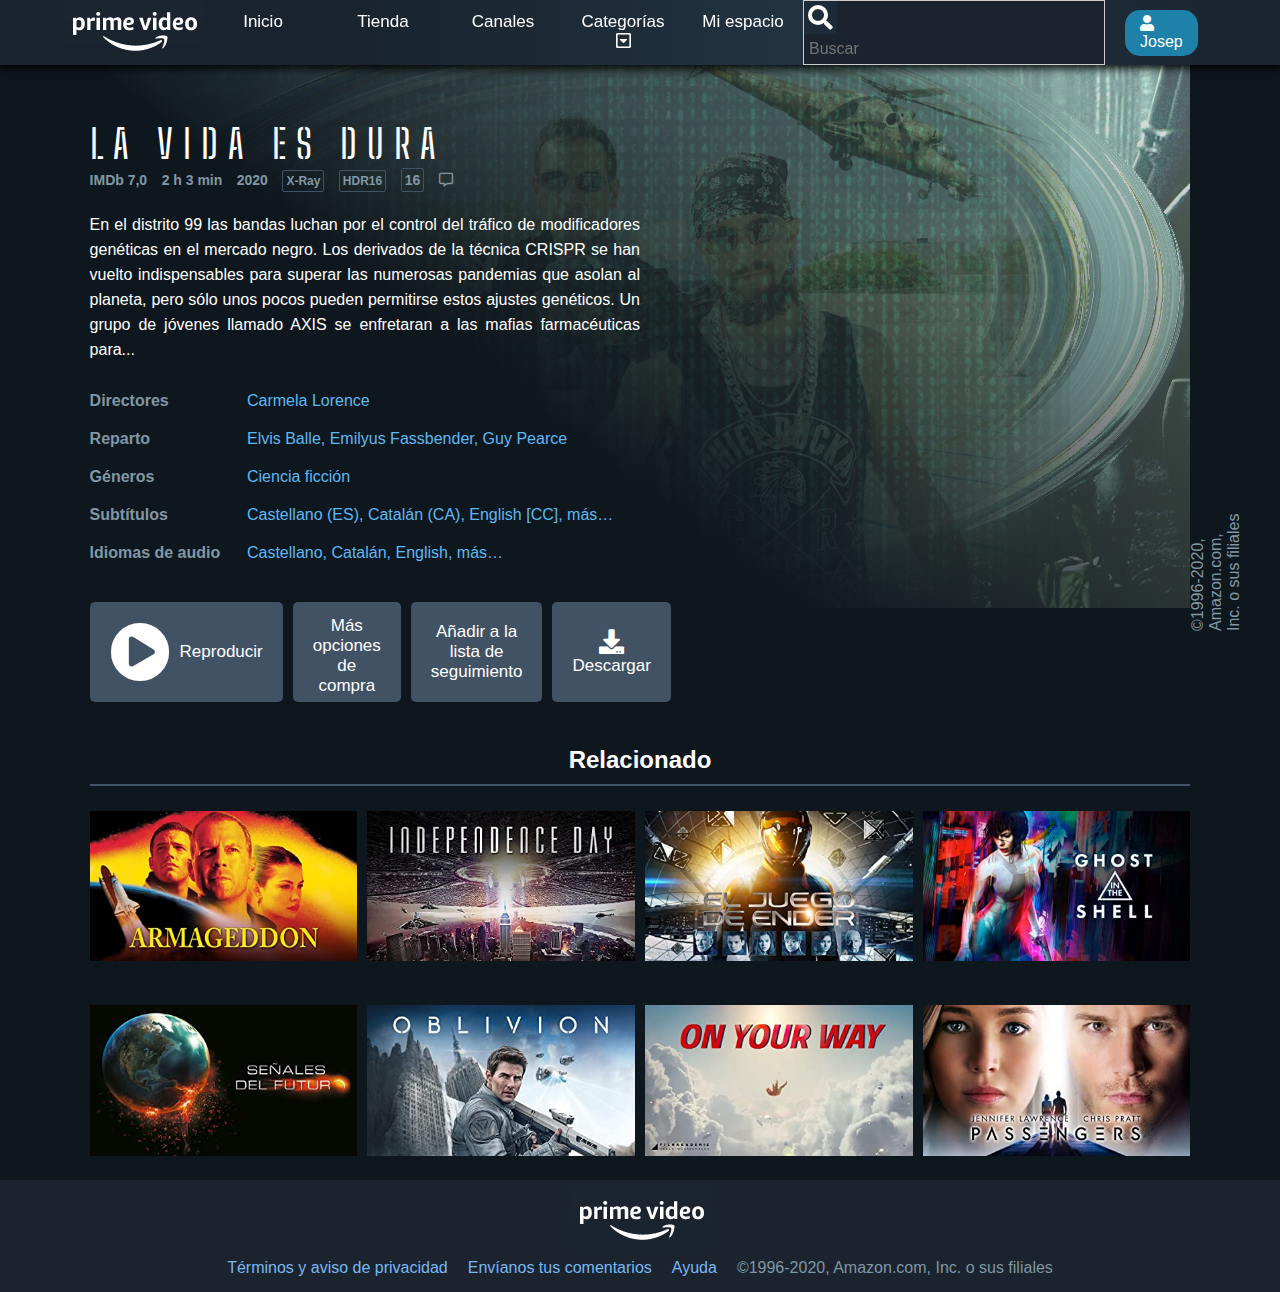
<file: Prime/index.html>
<!DOCTYPE html>
<html lang="en">

<head>
    <meta charset="UTF-8">
    <meta name="viewport" content="width=device-width, initial-scale=1.0">
    <title>AmazonPrime</title>
    <link rel="shortcut icon" href="img/favicon.png" type="image/x-icon">
    <link rel="stylesheet" href="css/styles.css">
</head>

<body>

    <!-- Header -->
    <header>
        <div><img src="img/logo.png" alt="logo principal"></div>
        <nav>
            <a href="">Inicio</a>
            <a href="">Tienda</a>
            <a href="">Canales</a>
            <div class="item-submenu">
                <a href="">Categorías <i class="far fa-caret-square-down"></i></a>
                <div class="submenu">
                    <a href="">Series</a>
                    <a href="">Películas</a>
                    <a href="">Infantil</a>
                    <a href="">Prime</a>
                    <a href="">Original</a>
                </div>
            </div>
            <a href="">Mi espacio</a>
        </nav>

        <div class="container-right">
            <div class="container-search">
                <i class="fas fa-search"></i>
                <input type="text" id="input-search" placeholder="Buscar" />
            </div>
            <span class="user"><i class="fas fa-user"></i> Josep</span>
        </div>
    </header>

    <!-- Main -->
    <main>
        <section class="film-data">
            <h1>LA VIDA ES DURA</h1>
            <p class="info">
                <span class="points">IMDb 7,0</span>
                <span class="duration">2 h 3 min</span>
                <span class="year">2020</span>
                <span class="format">X-Ray</span>
                <span class="format">HDR16</span>
                <span class="pegi">16</span>
                <span class="sub"><i class="far fa-comment-alt"></i></span>
            </p>
            <p class="description">En el distrito 99 las bandas luchan por el control del tráfico de modificadores
                genéticas en el mercado negro. Los derivados de la técnica CRISPR
                se han vuelto indispensables para superar las numerosas pandemias que asolan al planeta, pero sólo unos
                pocos pueden permitirse estos ajustes genéticos.
                Un grupo de jóvenes llamado AXIS se enfretaran a las mafias farmacéuticas para...
            </p>
            <dl>
                <dt>Directores</dt>
                <dd>Carmela Lorence</dd>
                <dt>Reparto</dt>
                <dd>Elvis Balle, Emilyus Fassbender, Guy Pearce</dd>
                <dt>Géneros</dt>
                <dd>Ciencia ficción</dd>
                <dt>Subtítulos</dt>
                <dd>Castellano (ES), Catalán (CA), English [CC], más…</dd>
                <dt>Idiomas de audio</dt>
                <dd>Castellano, Catalán, English, más…</dd>
            </dl>

            <div class="options">
                <button class="reproduce" style="display: flex;align-items: center;">
                    <i class="fas fa-play-circle" style="font-size: 60px;"></i>
                    <span>Reproducir</span>
                </button>
                <button>Más<br /> opciones de compra</button>
                <button>Añadir a la<br /> lista de seguimiento</button>
                <button><i class="fas fa-download" style="font-size: 25px;"></i> Descargar</button>
            </div>

        </section>

        <section class="container-more-films">
            <h2>Relacionado</h2>
            <div id="grid-galery">
                <div><img src="img/cover-1.jpg" alt=""></div>
                <div><img src="img/cover-2.jpg" alt=""></div>
                <div><img src="img/cover-3.jpg" alt=""></div>
                <div><img src="img/cover-4.jpg" alt=""></div>
                <div><img src="img/cover-5.jpg" alt=""></div>
                <div><img src="img/cover-6.jpg" alt=""></div>
                <div><img src="img/cover-7.jpg" alt=""></div>
                <div><img src="img/cover-8.jpg" alt=""></div>
            </div>
        </section>
    </main>

    <!-- Footer -->
    <footer>
        <img src="img/logo.png" alt="">
        <nav>
            <a href="">Términos y aviso de privacidad</a>
            <a href="">Envíanos tus comentarios</a>
            <a href="">Ayuda</a>
            <span>©1996-2020, Amazon.com, Inc. o sus filiales</span>
        </nav>
    </footer>

    <!-- Credit box absolute -->
    <div id="credits">
        ©1996-2020, Amazon.com, Inc. o sus filiales
    </div>

</body>

</html>
</file>
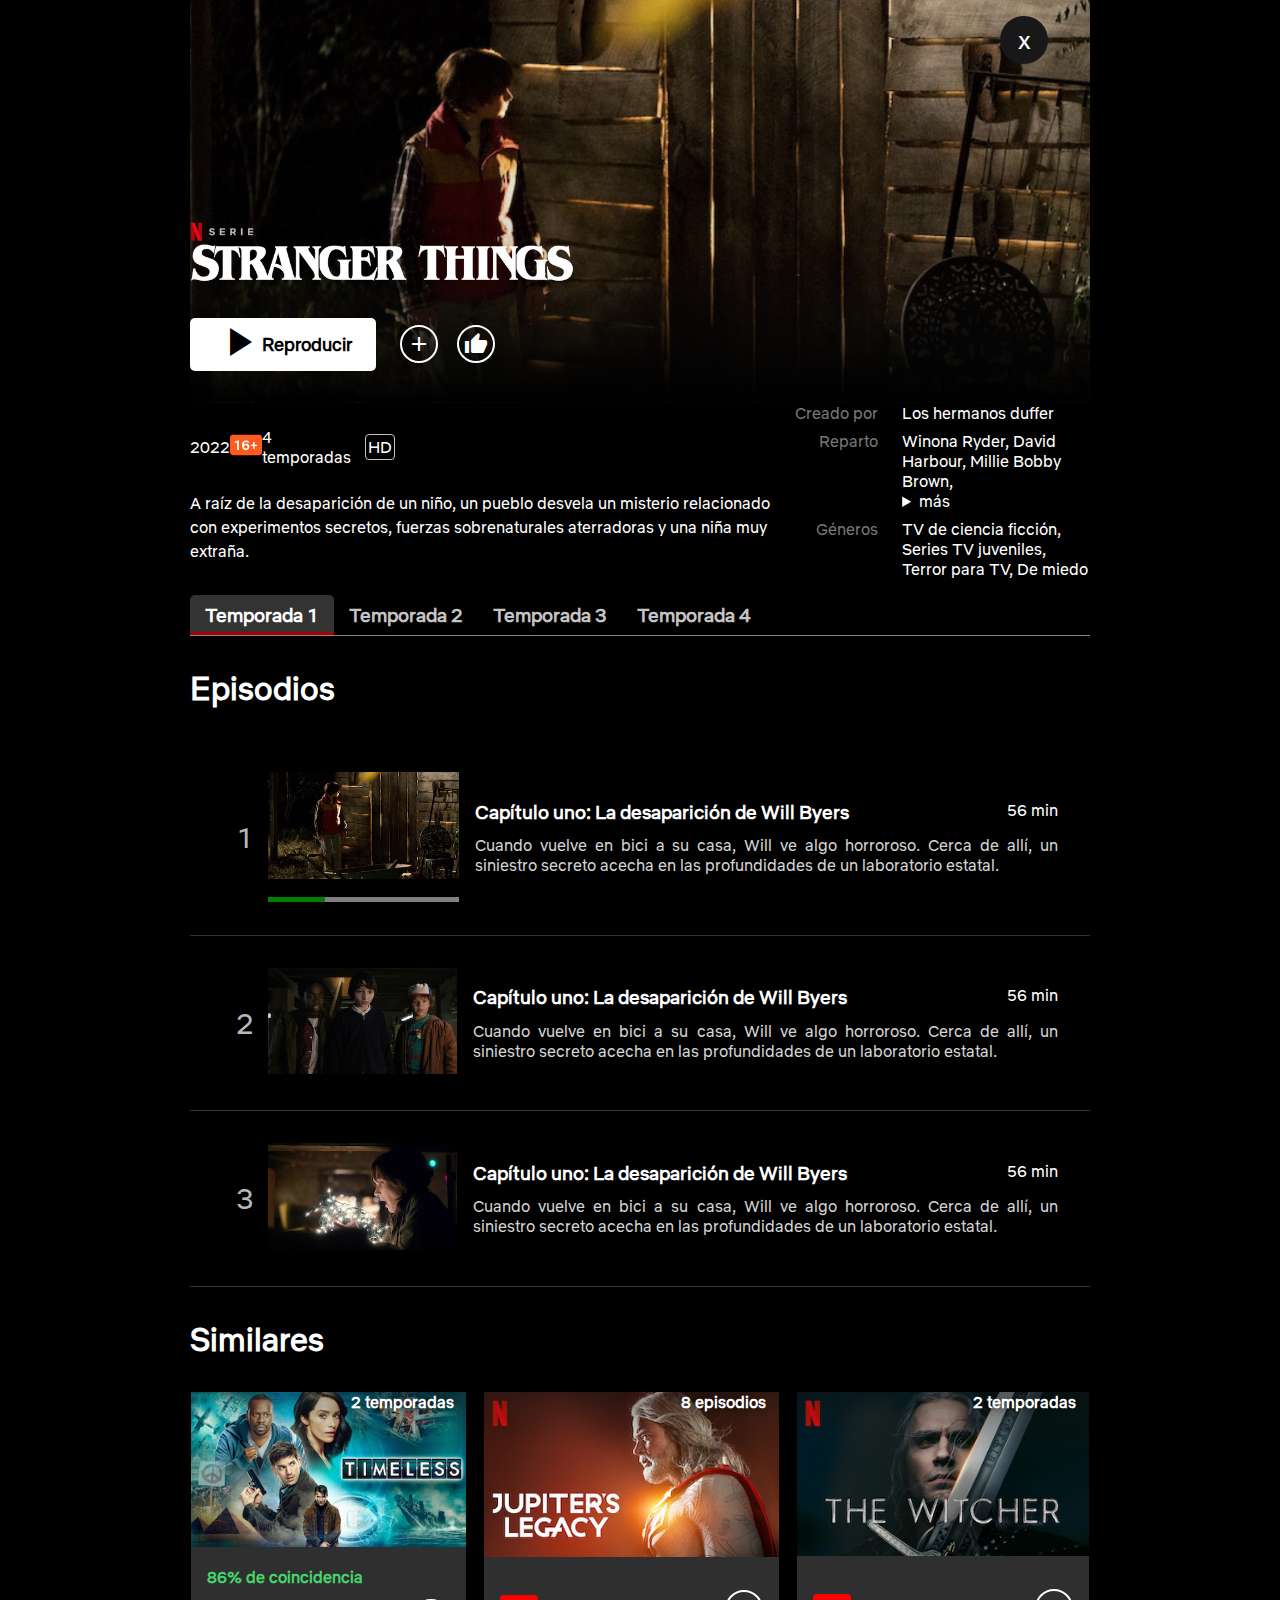
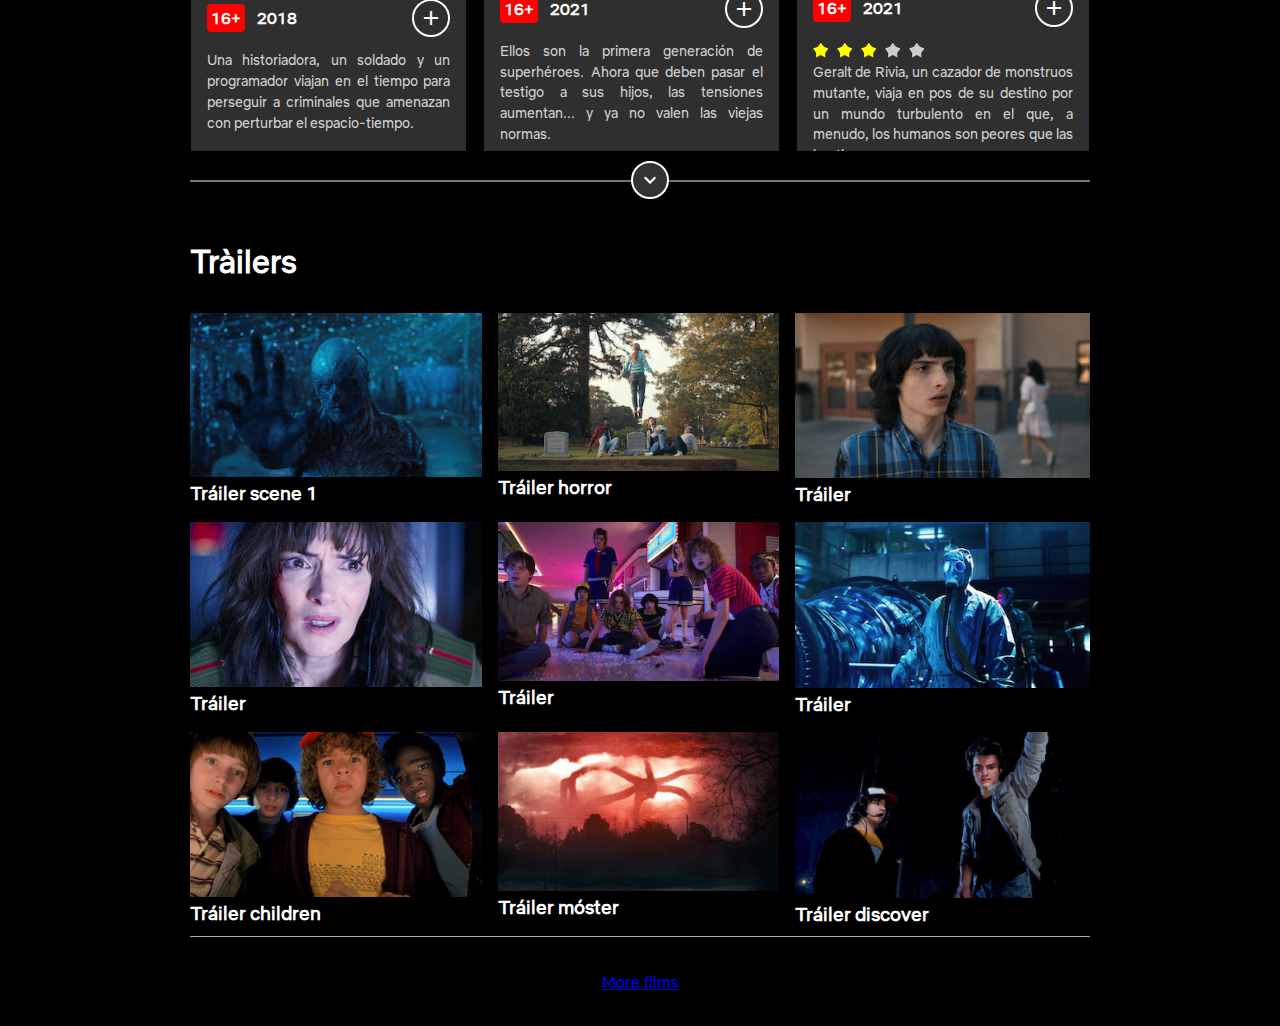
<file: StrangerThings/index.html>
<!DOCTYPE html>
<html lang="en">

<head>
    <meta charset="UTF-8">
    <meta http-equiv="X-UA-Compatible" content="IE=edge">
    <meta name="viewport" content="width=device-width, initial-scale=1.0">
    <title>Netflix - Stranger Things</title>
    <link href="https://fonts.googleapis.com/icon?family=Material+Icons" rel="stylesheet">

    <link rel="stylesheet" href="./css/styles.css">
</head>

<body>

    <div id="page">
        <!-- header content -->
        <header>
            <div>
                <img class="logo" src="img/logo.png" alt="" />
            </div>
            <div class="container-buttons">
                <div class="btn-play">
                    <div>
                        <span class="material-icons icon-play">play_arrow</span>
                    </div>
                    <div>Reproducir</div>
                </div>
                <span class="material-icons btn-icon">add</span>
                <span class="material-icons btn-icon">thumb_up</span>
            </div>

        </header>

        <!-- main content -->
        <main>
            <!-- info list content -->
            <section id="main-info">
                <div>
                    <div class="container-features">
                        <div class="year">2022</div>
                        <div class="maturity-rating">
                            <svg viewbox="0 0 158 100" class="svg-icon-maturity">
                                <rect id="Background" width="158" height="100" x="0" y="0" fill="#FF5B20" rx="16.667">
                                </rect>
                                <path id="16+" fill="#FFF" fill-rule="nonzero"
                                    d="M43.867 74.25V26.983L24 32.583v7.8l11.067-3.4V74.25h8.8zm34.8 1c2.933 0 5.689-.656 8.266-1.967 2.578-1.31 4.667-3.189 6.267-5.633 1.6-2.444 2.4-5.333 2.4-8.667 0-2.933-.689-5.555-2.067-7.866A15.175 15.175 0 0088 45.65c-2.311-1.333-4.867-2-7.667-2-2.755 0-5.155.556-7.2 1.667a13.256 13.256 0 00-4.933 4.6c.133-5.2 1.122-9.056 2.967-11.567 1.844-2.511 4.344-3.767 7.5-3.767 3.51 0 5.91 1.267 7.2 3.8h9c-1.156-3.689-3.078-6.533-5.767-8.533-2.689-2-6.211-3-10.567-3-3.733 0-7.033.944-9.9 2.833-2.866 1.89-5.1 4.611-6.7 8.167-1.6 3.556-2.4 7.867-2.4 12.933 0 7.823 1.7 13.856 5.1 18.1 3.4 4.245 8.078 6.367 14.034 6.367zm-.467-7.733c-1.556 0-3-.356-4.333-1.067-1.334-.711-2.39-1.689-3.167-2.933-.778-1.245-1.167-2.645-1.167-4.2 0-1.6.39-3.023 1.167-4.267a8.55 8.55 0 013.133-2.967c1.311-.733 2.767-1.1 4.367-1.1 2.444 0 4.5.8 6.167 2.4 1.666 1.6 2.5 3.578 2.5 5.934 0 2.4-.834 4.366-2.5 5.9-1.667 1.533-3.723 2.3-6.167 2.3zm43.667.866V55.517h12v-7.134h-12V35.517h-7.4v12.866h-12v7.134h12v12.866h7.4z">
                                </path>
                            </svg>
                        </div>
                        <div class="temp">4 temporadas</div>
                        <div class="player-feature">HD</div>
                    </div>
                    <div class="desc">
                        <p>
                            A raíz de la desaparición de un niño, un pueblo desvela un misterio relacionado con
                            experimentos
                            secretos, fuerzas sobrenaturales aterradoras y una niña muy extraña.
                        </p>
                    </div>
                </div>

                <div class="cast">
                    <dl>
                        <dt>Creado por</dt>
                        <dd>Los hermanos duffer
                        </dd>
                        <dt>Reparto</dt>
                        <dd>Winona
                            Ryder, David Harbour, Millie Bobby Brown,

                            <details>
                                <summary>más</summary>
                                <p>Noah Schnapp, Sadie Sink, Natalia Dyer, Charlie Heaton, Joe keery, Maya Hawke</p>
                            </details>
                        </dd>
                        <dt>Géneros</dt>
                        <dd>TV de
                            ciencia ficción, Series TV juveniles, Terror para TV, De miedo</dd>
                    </dl>
                </div>
            </section>

            <!-- Navitation bar -->
            <nav id="nav-temporada">
                <a href="#" class="active">Temporada 1</a>
                <a href="#">Temporada 2</a>
                <a href="#">Temporada 3</a>
                <a href="#">Temporada 4</a>
            </nav>

             <!-- episodes list content -->
            <section class="episodes">
                <h2>Episodios</h2>

                <article class="item-episode">
                    <div class="number">1</div>
                    <div class="play-episode">
                        <img src="img/episode-1.jpg" alt="">
                        <progress value="30" max="100"> 32% </progress>
                        <div class="play-episode-icon"></div>
                    </div>
                    <div class="desc">
                        <div class="container-title">
                            <h3>Capítulo uno: La desaparición de Will Byers</h3>
                            <div class="duration">56 min</div>
                        </div>
                        <p>Cuando vuelve en bici a su casa, Will ve algo horroroso. Cerca de allí, un siniestro secreto
                            acecha en las profundidades de un laboratorio estatal.</p>
                    </div>
                </article>

                <article class="item-episode">
                    <div class="number">2</div>
                    <div class="play-episode">
                        <img src="img/episode-2.jpg" alt="">
                        <div class="play-episode-icon"></div>
                    </div>
                    <div class="desc">
                        <div class="container-title">
                            <h3>Capítulo uno: La desaparición de Will Byers</h3>
                            <div class="duration">56 min</div>
                        </div>
                        <p>Cuando vuelve en bici a su casa, Will ve algo horroroso. Cerca de allí, un siniestro secreto
                            acecha en las profundidades de un laboratorio estatal.</p>
                    </div>
                </article>

                <article class="item-episode">
                    <div class="number">3</div>
                    <div class="play-episode">
                        <img src="img/episode-3.jpg" alt="">
                        <div class="play-episode-icon"></div>
                    </div>
                    <div class="desc">
                        <div class="container-title">
                            <h3>Capítulo uno: La desaparición de Will Byers</h3>
                            <div class="duration">56 min</div>
                        </div>
                        <p>Cuando vuelve en bici a su casa, Will ve algo horroroso. Cerca de allí, un siniestro secreto
                            acecha en las profundidades de un laboratorio estatal.</p>
                    </div>
                </article>

            </section>

            <section>
                <h2>Similares</h2>
                <input type="checkbox" name="open" id="open">
                <div class="grid-similares">
                    <!-- Timeless -->
                    <article class="card">

                        <div class="season">2 temporadas</div>
                        <img src="./img/similar-timeless.jpg" alt="">
                        <div class="container">
                            <div class="coincidencia">86% de coincidencia</div>
                            <div class="info-card-container">
                                <div>
                                    <span class="pegi age-16">16+</span>
                                    <span class="year">2018</span>
                                </div>
                                <div class="tooltip">
                                    <div class="tooltiptext">Añadir</div>
                                    <span class="material-icons btn-icon">add</span>
                                </div>
                            </div>
                            <p>Una historiadora, un soldado y un programador viajan en el tiempo para perseguir a
                                criminales que amenazan con perturbar el espacio-tiempo.</p>
                        </div>
                    </article>


                    <article class="card">
                        <div class="season">8 episodios</div>
                        <img src="./img/similars-2.jpg" alt="">
                        <div class="container">
                            <div class="info-card-container">
                                <div>
                                    <span class="pegi age-16">16+</span>
                                    <span class="year">2021</span>
                                </div>
                                <div>
                                    <span class="material-icons btn-icon">add</span>
                                </div>
                            </div>
                            <p>Ellos son la primera generación de superhéroes. Ahora que deben pasar el testigo a sus
                                hijos, las tensiones aumentan... y ya no valen las viejas normas.</p>
                        </div>
                    </article>
                    <!-- The witcher -->

                    <article class="card">
                        <div class="season">2 temporadas</div>
                        <img src="./img/similar-the-witcher.jpg" alt="">
                        <div class="container">
                            <div class="info-card-container">
                                <div>
                                    <span class="pegi age-16">16+</span>
                                    <span class="year">2021</span>
                                </div>
                                <div>
                                    <span class="material-icons btn-icon">add</span>
                                </div>
                            </div>
                            <div class="score">
                                <div class="star"></div>
                                <div class="star"></div>
                                <div class="star"></div>
                                <div class="star-off"></div>
                                <div class="star-off"></div>
                            </div>
                            <p>Geralt de Rivia, un cazador de monstruos mutante, viaja en pos de su destino por un mundo
                                turbulento en el que, a menudo, los humanos son peores que las bestias.</p>
                        </div>
                    </article>

                    <!-- Sombra hueso -->
                    <article class="card">
                        <div class="season">1 temporada</div>
                        <img src="./img/similar-sombra-hueso.jpg" alt="">
                        <div class="container">
                            <div class="info-card-container">
                                <div>
                                    <span class="pegi age-12">12+</span>
                                    <span class="year">2021</span>
                                </div>
                                <div>
                                    <span class="material-icons btn-icon">add</span>
                                </div>
                            </div>
                            <p>Fuerzas siniestras conspiran contra la cartógrafa huérfana Alina Starkov cuando desata un
                                poder mágico capaz de cambiar el destino de su mundo, asolado por la guerra.</p>
                        </div>
                    </article>

                    <!-- Gotham -->
                    <article class="card">
                        <div class="season">5 temporadas</div>
                        <img src="./img/similar-gotham.jpg" alt="">
                        <div class="container">
                            <div class="coincidencia">89% de coincidencia</div>
                            <div class="info-card-container">
                                <div>
                                    <span class="pegi age-16">16+</span>
                                    <span class="year">2019</span>
                                </div>
                                <div>
                                    <span class="material-icons btn-icon">add</span>
                                </div>
                            </div>
                            <p>Mucho antes de ser inspector, el policía principiante James Gordon se enfrenta al crimen
                                y corrupción de Gotham City para vengar la muerte de los padres de Bruce Wayne.</p>
                        </div>
                    </article>

                    <!-- Ollie -->
                    <article class="card">
                        <div class="season">Miniserie</div>
                        <img src="./img/similar-ollie.jpg" alt="">
                        <div class="container">
                            <div class="info-card-container">
                                <div>
                                    <span class="pegi age-7">7+</span>
                                    <span class="year">2022</span>
                                </div>
                                <div>
                                    <span class="material-icons btn-icon">add</span>
                                </div>
                            </div>
                            <p>Un conejo hecho de retales, con grandes orejas y recuerdos borrosos, emprende una
                                búsqueda épica de su mejor amigo: el niño al que quiere con todo su corazón.</p>
                        </div>
                    </article>

                    <!-- La tierra -->
                    <article class="card">
                        <div class="season">7 temporadas</div>
                        <img src="./img/similars-los100.jpg" alt="">
                        <div class="container">
                            <div class="info-card-container">
                                <div>
                                    <span class="pegi age-16">16+</span>
                                    <span class="year">2020</span>
                                </div>
                                <div>
                                    <span class="material-icons btn-icon">add</span>
                                </div>
                            </div>
                            <p>Un siglo después de que la Tierra resultase devastada por un apocalipsis nuclear, 100
                                habitantes de una estación espacial vuelven al planeta a comprobar si es habitable.</p>
                        </div>
                    </article>

                    <!-- Lost in space -->
                    <article class="card">
                        <div class="season">3 temporadas</div>
                        <img src="./img/similars-lost-in-space.jpg" alt="">
                        <div class="container">
                            <div class="info-card-container">
                                <div>
                                    <span class="pegi age-7">7+</span>
                                    <span class="year">2021</span>
                                </div>
                                <div>
                                    <span class="material-icons btn-icon">add</span>
                                </div>
                            </div>
                            <p>Tras un aterrizaje forzoso en un planeta desconocido, la familia Robinson lucha
                                desesperadamente por sobrevivir y escapar, pero está rodeada de peligros ocultos.</p>
                        </div>
                    </article>

                    <!-- black summer -->
                    <article class="card">
                        <div class="season">2 temporadas</div>
                        <img src="./img/similar-black-summer.jpg" alt="" />
                        <div class="container">
                            <div class="info-card-container">
                                <div>
                                    <span class="pegi age-18">18+</span>
                                    <span class="year">2021</span>
                                </div>
                                <div>
                                    <span class="material-icons btn-icon">add</span>
                                </div>
                            </div>
                            <p>En los primeros y confusos días de un apocalipsis zombi, completos desconocidos deben
                                aliarse para hacerse fuertes y regresar con sus seres queridos.</p>
                        </div>
                    </article>


                </div>
                <div class="separation">
                    <label for="open"><span class="material-icons btn-icon">expand_more</span></label>
                </div>
            </section>

            <section>
                <h2>Tràilers</h2>
                <div class="grid-trailer">
                    <div class="trailer">
                        <img src="./img/trailer-1.jpg" alt="">
                        <h3>Tráiler scene 1</h3>
                    </div>
                    <div class="trailer">
                        <img src="./img/trailer-2.jpg" alt="">
                        <h3>Tráiler horror</h3>
                    </div>
                    <div class="trailer">
                        <img src="./img/trailer-3.jpg" alt="">
                        <h3>Tráiler</h3>
                    </div>
                    <div class="trailer">
                        <img src="./img/trailer-4.jpg" alt="">
                        <h3>Tráiler</h3>
                    </div>
                    <div class="trailer">
                        <img src="./img/trailer-5.jpg" alt="">
                        <h3>Tráiler</h3>
                    </div>
                    <div class="trailer">
                        <img src="./img/trailer-6.jpg" alt="">
                        <h3>Tráiler</h3>
                    </div>
                    <div class="trailer">
                        <img src="./img/trailer-7.jpg" alt="">
                        <h3>Tráiler children</h3>
                    </div>
                    <div class="trailer">
                        <img src="./img/trailer-8.jpg" alt="">
                        <h3>Tráiler móster</h3>
                    </div>
                    <div class="trailer">
                        <img src="./img/trailer-9.jpg" alt="">
                        <h3>Tráiler discover</h3>
                    </div>
                </div>
            </section>
        </main>
        <footer>
            <a href="#">More films</a>

        </footer>

    </div>

</body>

</html>
</file>
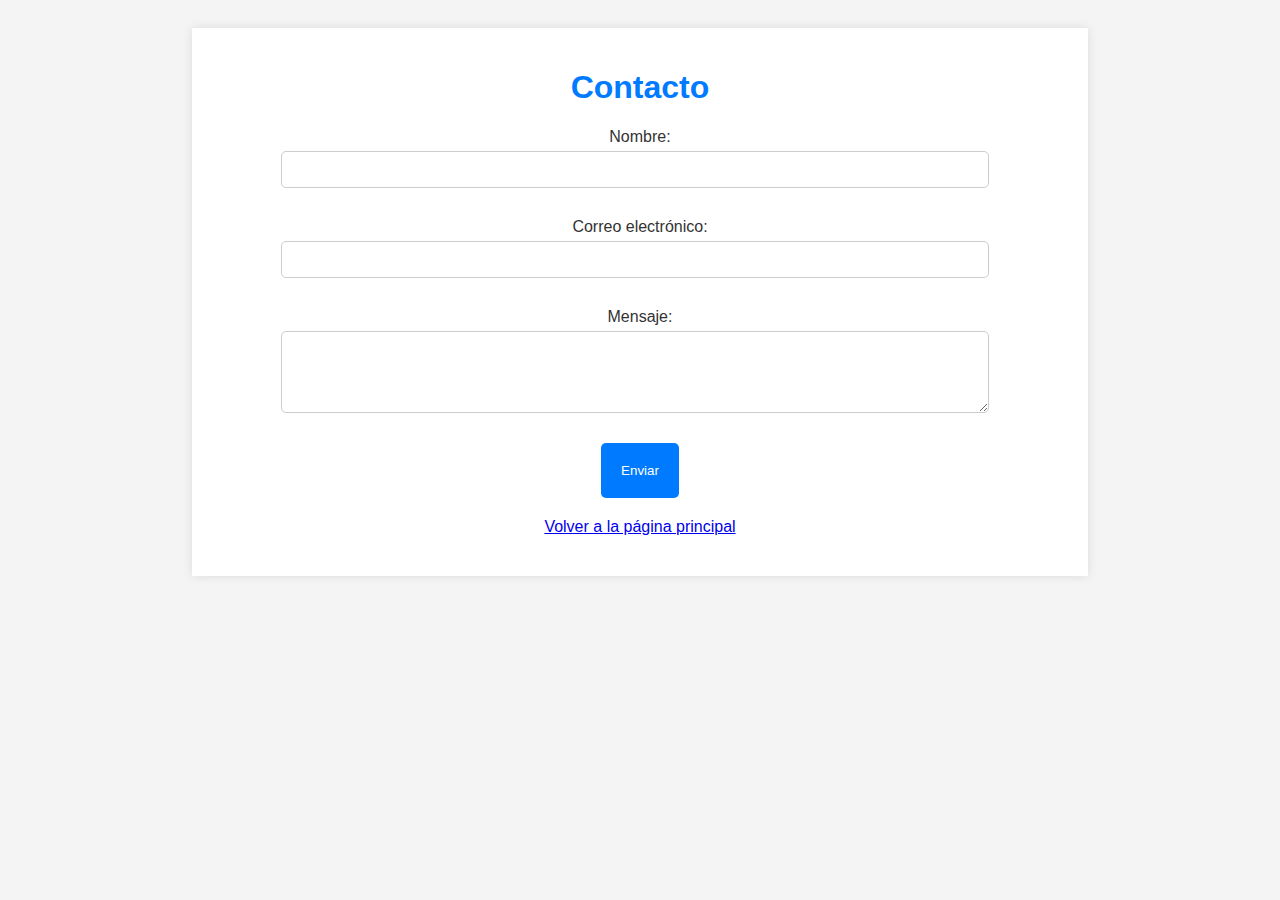
<file: html/Contacta.html>
<!-- formulario -->
<!DOCTYPE html>
<html lang="es">
<head>
    <meta charset="UTF-8">
    <meta name="viewport" content="width=device-width, initial-scale=1.0">
    <title>Contacto</title>
    <link rel="stylesheet" href="../css/contacto.css">
</head>
<body>
    <div class="container">
        <h1>Contacto</h1>
        <form action="mailto:jlc02@iesemilidarder.com" method="post" enctype="text/plain">
            <div class="form-group">
                <label for="nombre">Nombre:</label>
                <input type="text" id="nombre" name="nombre" required>
            </div>
            <div class="form-group">
                <label for="email">Correo electrónico:</label>
                <input type="email" id="email" name="email" required>
            </div>
            <div class="form-group">
                <label for="mensaje">Mensaje:</label>
                <textarea id="mensaje" name="mensaje" rows="4" required></textarea>
            </div>
            <div class="form-group">
                <input type="submit" value="Enviar">
            </div>
            <!-- Botón para volver a la página principal -->
            <div class="form-group">
                <a href="../PAGINA_PRINCIPAL.html" class="btn-volver">Volver a la página principal</a>
            </div>
        </form>
    </div>
</body>
</html>
</file>
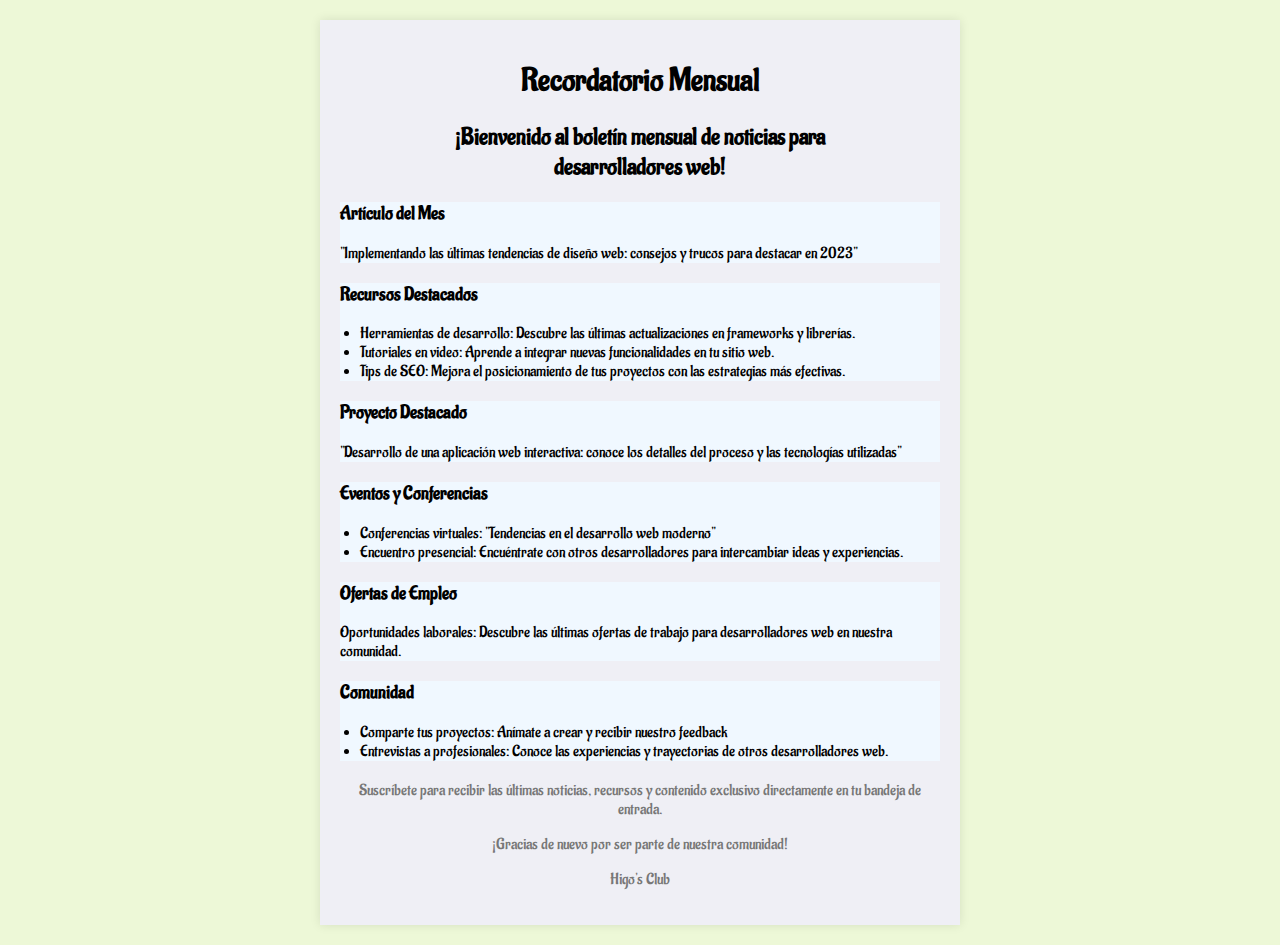
<file: html/newsletter.html>
<!DOCTYPE html>
<html lang="es">
<head>
  <meta charset="UTF-8">
  <meta name="viewport" content="width=device-width, initial-scale=1.0">
  <link rel="stylesheet" href="../css/newsletter.css">
  <title>Newsletter Mensual</title>
</head>
<body>
  <div class="container">
    <header>
      <h1>Recordatorio Mensual</h1>
    </header>
    <section>
      <h2>¡Bienvenido al boletín mensual de noticias para <br> <a>desarrolladores web</a>!</h2>
      <article>
        <h3>Artículo del Mes</h3>
        <p>"Implementando las últimas tendencias de diseño web: consejos y trucos para destacar en 2023"</p>
      </article>
      <article>
        <h3>Recursos Destacados</h3>
        <ul>
          <li>Herramientas de desarrollo: Descubre las últimas actualizaciones en frameworks y librerías.</li>
          <li>Tutoriales en video: Aprende a integrar nuevas funcionalidades en tu sitio web.</li>
          <li>Tips de SEO: Mejora el posicionamiento de tus proyectos con las estrategias más efectivas.</li>
        </ul>
      </article>
      <article>
        <h3>Proyecto Destacado</h3>
        <p>"Desarrollo de una aplicación web interactiva: conoce los detalles del proceso y las tecnologías utilizadas"</p>
      </article>
      <article>
        <h3>Eventos y Conferencias</h3>
        <ul>
          <li>Conferencias virtuales: "Tendencias en el desarrollo web moderno"</li>
          <li>Encuentro presencial: Encuéntrate con otros desarrolladores para intercambiar ideas y experiencias.</li>
        </ul>
      </article>
      <article>
        <h3>Ofertas de Empleo</h3>
        <p>Oportunidades laborales: Descubre las últimas ofertas de trabajo para desarrolladores web en nuestra comunidad.</p>
      </article>
      <article>
        <h3>Comunidad</h3>
        <ul>
          <li>Comparte tus proyectos: Anímate a crear y recibir nuestro feedback</li>
          <li>Entrevistas a profesionales: Conoce las experiencias y trayectorias de otros desarrolladores web.</li>
        </ul>
      </article>
      <footer>
        <p>Suscríbete para recibir las últimas noticias, recursos y contenido exclusivo directamente en tu bandeja de entrada.</p>
        <p>¡Gracias de nuevo por ser parte de nuestra comunidad!</p>
        <p>Higo's Club</p>
      </footer>
    </section>
  </div>
</body>
</html>
</file>
<file: StrangerThings/css/styles.css>
@import url('./header.css');
@import url('./main-info.css');
@import url('./episode.css');
@import url('./card.css');
@import url('./navigation.css');
@import url('./separation.css');
*{
    box-sizing: border-box;
    padding: 0;
    margin:0;
}
@font-face { 
    font-family: Netflix-Sans; 
    src: url("../fonts/NetflixSans_W_Rg.woff2");
}
@font-face { 
    font-family: Netflix-icons; 
    src: url("../fonts/nf-icon-v1-93.woff");
}
:root{
   /* text-color:--var*/
}
body{
    background-color: black;
    color:white;
    display: flex;
    justify-content: center;
    font-size: 16px;
    font-family: Netflix-Sans;
}

#page{
    max-width: 900px;
}
/* General */
img{
    width: 100%;
}

.svg-icon-maturity{
    height: 2rem;
    width: 2rem;
}
h2{
    font-size: 2rem;
    padding:2rem 0;
}
.btn-icon{
    padding: 5px;
    display: block;
    margin-left: 1.2rem;
    border-radius: 50%;
    border: 2px solid white;
    
}

.grid-similares{
    display: grid;
    grid-template-columns: auto auto auto;
    gap:1rem;
    height: 40vh;
    max-height: 40vh;
    overflow: hidden;
    transition: height 0.8s ease-in;
    /* background-color: #777; */
    
}
.grid-trailer{
    display: grid;
    grid-template-columns: repeat(3, auto);
    gap:1rem;
}

footer{
    display: flex;
    justify-content: center;
    align-items: center;
    height: 10vh;
    border-top: 1px solid #aaa8a8;
    margin-top: 10px;
}
</file>
<file: css/contacto.css>
body {
    font-family: 'Poppins', sans-serif;
    background-color: #f4f4f4;
    color: #333;
    padding: 20px;
}

.container {
    max-width: 70%;
    margin: 0 auto;
    background: white;
    padding: 20px;
    box-shadow: 0 0 10px rgba(0, 0, 0, 0.1);
}

h1 {
    color: #007bff;
    text-align: center;
}

.form-group {
    margin-bottom: 20px;
    display: flex;
    flex-direction: column;
    align-items: center;
}
label {
    display: block;
    margin-bottom: 5px;
}

input[type="text"],
input[type="email"],
textarea {
    width: 80%;
    padding: 10px;
    border: 1px solid #ccc;
    border-radius: 5px;
    margin-right: 10px;
    margin-bottom: 10px;
    display: flex;
    flex-direction: column;
    align-items: center;
}

input[type="submit"] {
    background-color: #007bff;
    color: white;
    padding: 20px 20px;
    border: none;
    border-radius: 5px;
    cursor: pointer;
    display: flex;
    flex-direction: column;
    align-items: center;
}

input[type="submit"]:hover {
    background-color: #0056b3;
}
</file>
<file: css/newsletter.css>
/* importamos fuente */
@import url(https://fonts.googleapis.com/css2?family=Aladin&display=swap);
/* definimos body */
body {
  font-family: 'Aladin';
  background-color: #e5f5c6b3;
  margin: 0;
  padding: 0;
}
/* posicionamos y decoramos */
.container {
  max-width: 600px;
  margin: 20px auto;
  background-color: rgb(239, 239, 245);
  padding: 20px;
  box-shadow: 0 0 10px rgba(0, 0, 0, 0.1);
}
/* posicionamos titulos en el centro */
h1 {
  text-align: center;
}

h2 {
  text-align: center;
  margin-bottom: 20px;
}

article {
  margin-bottom: 20px;
  background-color: aliceblue;
}
/* definimos estilo de la lista */
ul {
  list-style-type:disc;
  padding-left: 20px;
}

footer {
  text-align: center;
  margin-top: 20px;
  color: #777;
}
</file>
<file: Prime/css/styles.css>
@import url("https://cdnjs.cloudflare.com/ajax/libs/font-awesome/5.15.1/css/all.min.css");
@font-face {
  font-family: "Big Shoulders Stencil Text";
  src: url("../fonts/BigShouldersStencilText-Regular.ttf");
}
/* general */
/*--------------------------*/

/* Example variables css */
:root {
  --mainColor: #1a242f;
  --mainBgColor: #0f171e;
  --bgColor: #1a242f;
  --mainTextColor: white;
}

* {
  margin: 0;
  padding: 0;
  box-sizing: border-box;
}
body {
  font-size: 16px;
  font-family: Arial;
  background-color: var(--mainBgColor);
  text-decoration: none;
  color: var(--mainTextColor);
}

/* Header  */
/*--------------------------*/
header {
  width: 100%;

  display: flex;
  padding: 0px 5%;
  background-color: #1a232e;
  background: linear-gradient(
    90deg,
    rgba(26, 35, 46, 1) 0%,
    rgba(25, 36, 46, 1) 29%,
    rgba(35, 52, 68, 1) 66%,
    rgba(26, 35, 46, 1) 100%
  );

  position: fixed;
  justify-content: space-between;
  align-items: center;
  box-shadow: 0px 0px 9px 3px #000000;
}
h1 {
  font-size: 40px;
  font-weight: 400;
  font-family: "Big Shoulders Stencil Text";
  letter-spacing: 10px;
}

/* Menu  */
header nav {
  display: flex;
  justify-content: space-between; 
}
header nav a {
  display: inline-block;
  font-size: 17px;
  color: white;
  font-weight: 400;
  padding: 0 10px;
  text-decoration: none;
  min-width: 120px;
  text-align: center;
  border-bottom: solid 2px transparent;
}
header nav a:hover {
  border-bottom: solid 2px yellow;
}

header nav .item-submenu {
  position: relative;
}

header nav .submenu {
  display: none;
  position: absolute;
  border: 1px #000;
  background-color: rgb(43, 42, 58);
  box-shadow: 0px 6px 15px -2px #000000;
  border-radius: 3px;
  z-index: 1;
}
header nav .submenu a {
  display: inline-block;
  text-align: left;
  padding: 12px 16px;
  border-bottom: solid 1px rgb(75, 75, 82);

  width: 300px;
}
header nav .submenu a:last-child {
  border-bottom: 0;
}

header nav .item-submenu:hover .submenu {
  display: block;
}

/* Search and user */
/*--------------------------*/
header .container-right {
  display: flex;
  justify-content: start;
  align-items: center;
}

header .container-search {
  border: solid 1px #ccc;
  background-color: #1a232e;
}

header #input-search {
  height: 30px;
  width: 300px;
  background-color: #1a232e;
  border: 0;
  color: white;
  font-size: 16px;
  padding: 5px;
}

.fa-search {
  background-color: #1d2b38;
  color: white;
  font-size: 25px;
  font-weight: bolder;
  border: 0;
  padding: 4px;
}
.user {
  display: inline-block;
  border-radius: 15px;
  background-color: #1d81a9;
  padding: 5px 15px;
  margin: 0 20px;
}

/* Main  */
/*--------------------------*/
main {
  margin: 0 7%;
  background: url(../img/bg-film.png) no-repeat top right;
}
main .film-data {
  padding-right: 50%;
  padding-top: 120px;
  background: linear-gradient(
    38deg,
    rgba(15, 23, 30, 1) 0%,
    rgba(15, 23, 30, 1) 41%,
    rgba(255, 255, 255, 0) 100%
  );
  /*background: radial-gradient(circle, rgba(26,35,46,0) 0%, rgba(25,36,46,1) 64%, rgba(0,0,0,1) 93%, rgba(26,35,46,1) 100%);*/
}
main .info span {
  color: rgb(129, 151, 164);
  display: inline-block;
  margin-right: 10px;
  font-weight: 700;
  font-size: 14px;
}
main .info .format,
.pegi {
  border: solid 1px #425265;
  font-size: 12px;
  padding: 3px;
  border-radius: 2px;
}

/* Opcions  */
/*--------------------------*/
main .description {
  padding: 20px 0;
  line-height: 25px;
  text-align: justify;
}
dl {
  display: grid;
  grid-template-columns: auto auto;
}
dt {
  color: rgb(129, 151, 164);
  padding: 10px 0;
  font-weight: bolder;
}
dd {
  color: rgb(129, 151, 164);
  padding: 10px 0;
  color: #5eb8f3;
}

/* Button panels */
/*--------------------------*/
.options {
  display: flex;
  justify-content: start;
  align-items: center;
  margin-top: 30px;
}
.options button {
  padding: 14px 20px;
  background-color: #425265;
  font-size: 17px;
  font-weight: 400;
  color: white;
  border-radius: 5px;
  border: 0px;

  max-width: 210px;
  height: 100px;
  margin-right: 10px;
}

.options button:hover {
  background-color: white;
  color: #425265;
  cursor: pointer;
}

button.reproduce span {
  display: inline-block;
  margin-left: 10px;
}
/* Galary  */
/*--------------------------*/
.container-more-films {
  padding-top: 4%;
  text-align: center;
}
.container-more-films h2 {
  border-bottom: solid 2px #425265;
  padding-bottom: 10px;
  margin-bottom: 25px;
}
#grid-galery {
  display: grid;
  grid-template-columns: 1fr 1fr 1fr 1fr;
  /* gap: 20px; */
  row-gap: 40px;
  column-gap: 10px;
}
#grid-galery img {
  object-fit: cover;
  width: 100%;
}

/* footer  */
/*--------------------------*/
footer {
  margin-top: 20px;
  padding: 10px 10px;
  text-align: center;
  background-color: #1a232e;
}
footer nav {
  display: flex;
  justify-content: center;
}
footer nav a {
  color: rgb(121, 184, 243);
  text-decoration: none;
  display: inline-block;
  padding: 5px 10px;
}
footer nav a:hover {
  color: rgb(181, 215, 246);
}
footer nav span {
  color: rgb(129, 151, 164);
  display: inline-block;
  padding: 5px 10px;
}

#credits {
  position: absolute;
  top: 60%;
  left: 90%;
  transform: rotate(-90deg);
  color: rgb(129, 151, 164);
  z-index: -1;
}

/*---------- MEDIA QUERIES ----------*/

/* Extra large devices (large desktops, 1200px and up) */
@media (max-width: 1200px) {
  body {
    font-size: 14px;
  }
}

/* Large devices (desktops, 992px and up) */
@media (max-width: 992px) {
  body {
    font-size: 16px;
  }
  #grid-galery {
    display: grid;
    grid-template-columns: auto auto;
    gap: 20px;
  }
}

/* Medium devices (tablets, 768px and up) */
@media (max-width: 768px) {
  #grid-galery {
    display: grid;
    grid-template-columns: auto auto;
    gap: 20px;
  }
  main .film-data {
    padding-right: 0;
  }
  header{
    display: block;
    position: relative;
  }
  header nav, footer nav, .container-right {
    display: block;
    width: 100%;
   
  }
  header nav a, footer nav a {
    display: block;   
    margin-bottom: 20px;
  }
  main .film-data{
      background-color:rgba(0, 0, 0, 0.6);;
  }
  .options, dl {
    display: inline-block;
  }
  .options button {
    display: block;
    margin-top: 5px;
    width: 100%;
    max-width: 100%;
  }
  #credits{
      display: none;
  }
  .user {
    display: none;
  }

 
/* 
  header nav .submenu {
    position: relative;
    z-index: 0;
  }
  header nav .item-submenu .submenu{
    display: block;
  }
  header nav .item-submenu:target .submenu {
    display: none;
  } */

  
}

/* Small devices (landscape phones, 576px and up) */
@media (max-width: 576px) {
  body {
    font-size: 13px;
  }

  #grid-galery {
    display: grid;
    grid-template-columns: auto;
    gap: 20px;
  }
}
</file>
